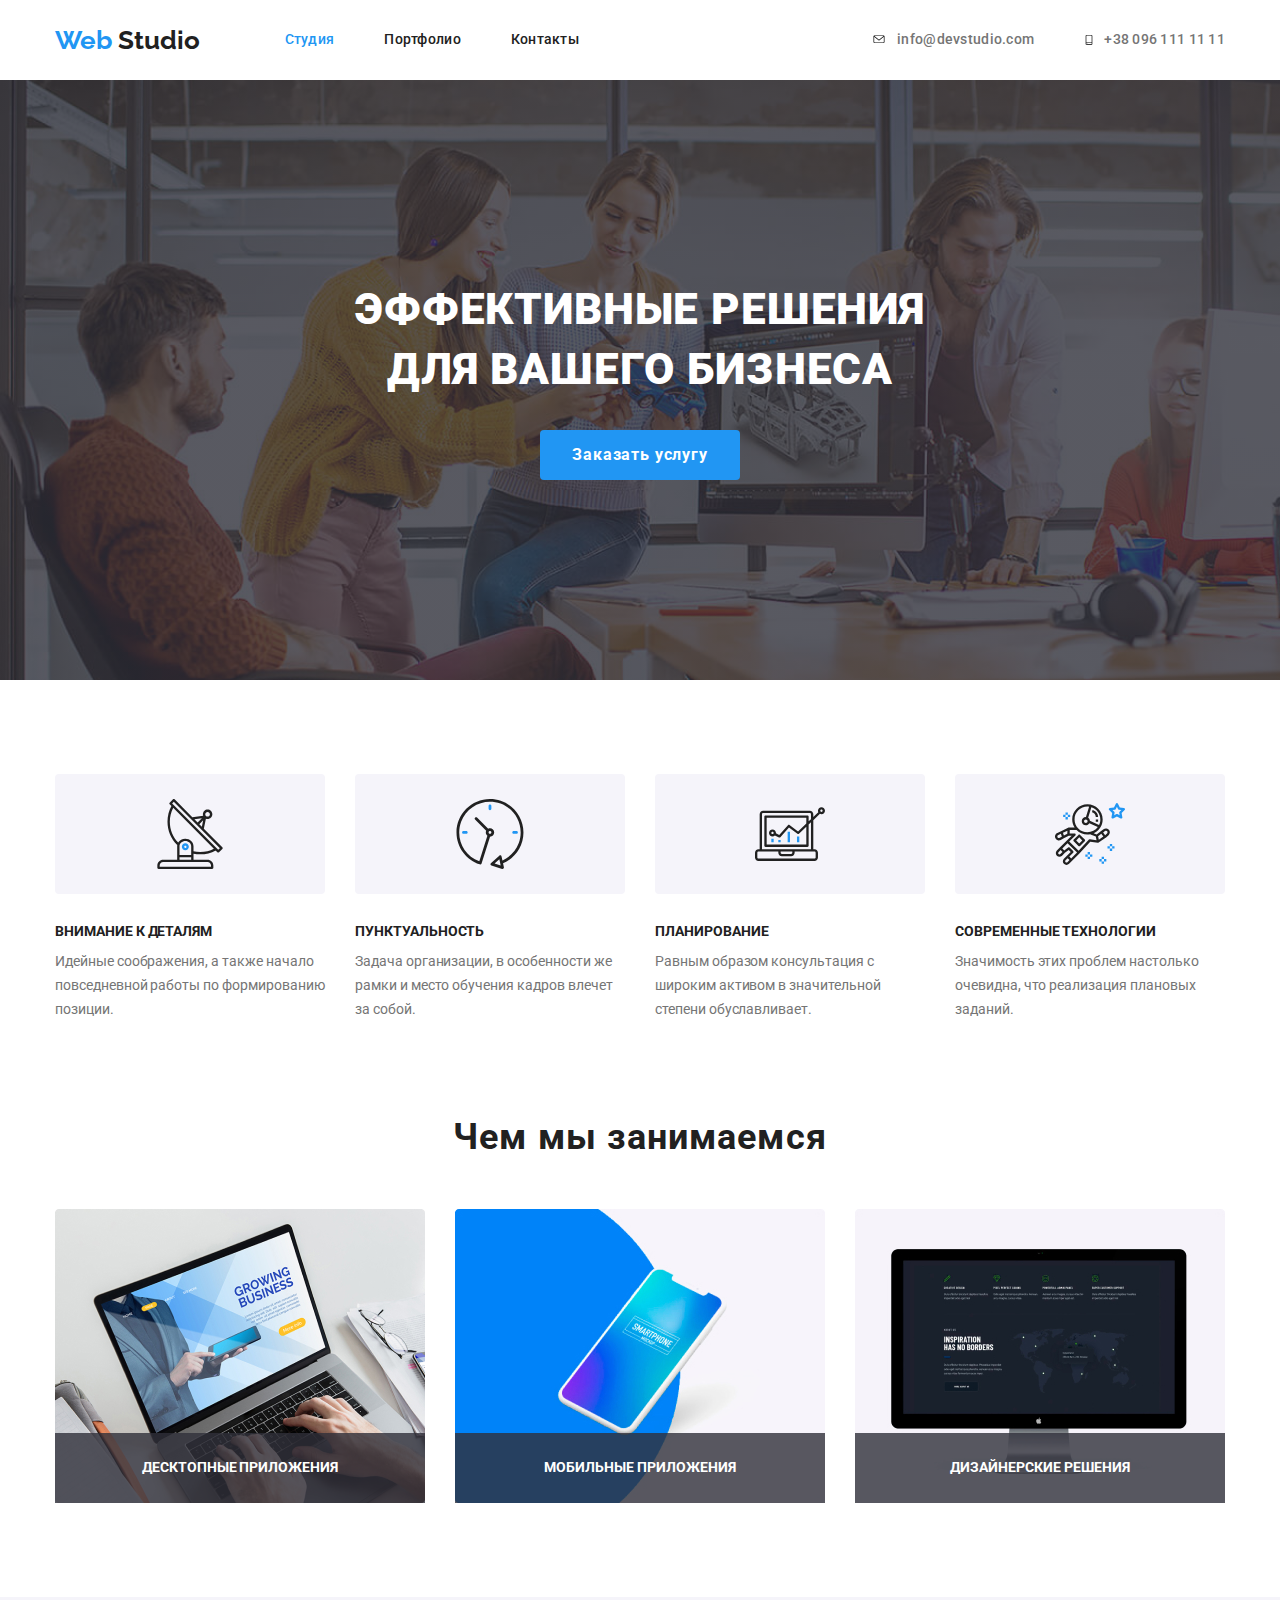
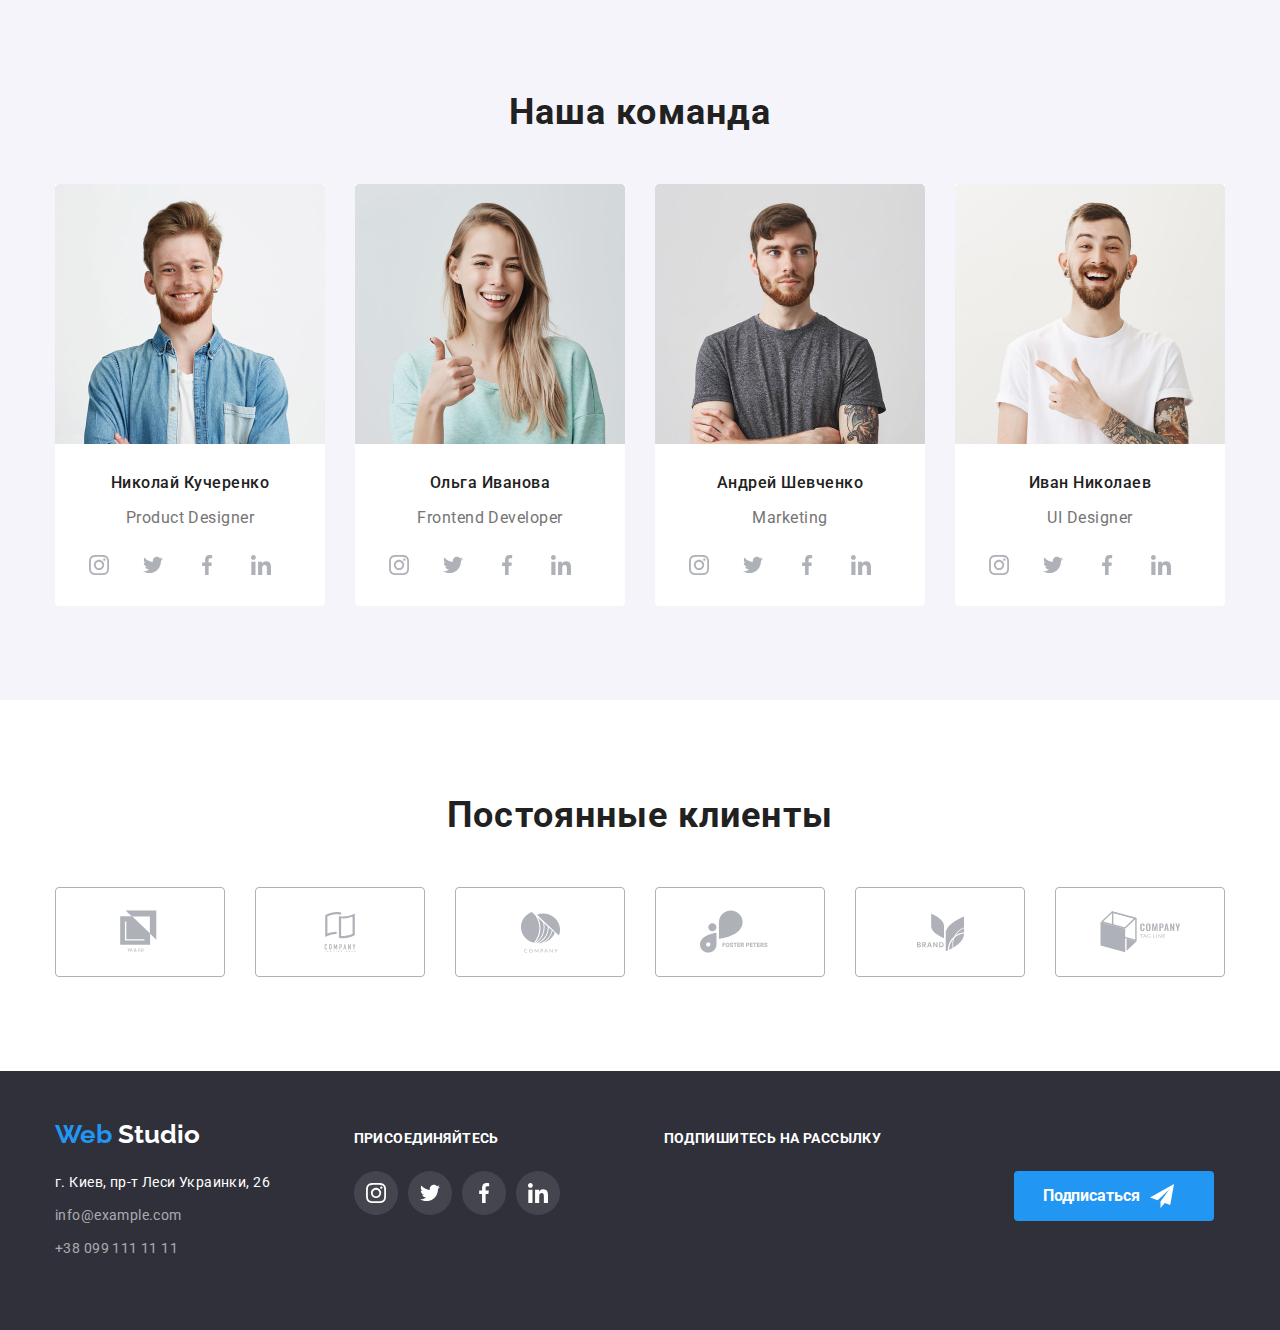
<file: index.html>
<!DOCTYPE html>
<html lang="ru">
  <head>
    <meta charset="UTF-8" />
    <meta name="viewport" content="width=device-width, initial-scale=1.0" />
    <title>studio</title>
    <link
      href="https://fonts.googleapis.com/css2?family=Raleway:wght@700&family=Roboto:wght@400;500;700;900&display=swap"
      rel="stylesheet"
    />
    <link rel="stylesheet" href="./css/modern-normalize.css" />
    <link rel="stylesheet" href="./css/styles.css" />
  </head>
  <body>
    <!--Шапка сайта-->
    <header>
      <nav class="main-nav container">
        <a href="./index.html" class="logo">
          <span class="logo-color-header">Web</span> Studio
        </a>

        <ul class="site-nav list">
          <li class="item">
            <a href="./index.html" class="link current">Студия</a>
          </li>
          <li class="item">
            <a href="./portfolio.html" class="link">Портфолио</a>
          </li>
          <li class="item"><a href="" class="link">Контакты</a></li>
        </ul>

        <div class="contacts-list">
          <ul class="site-nav list">
            <li class="item link">
              <a href="mailto:info@devstudio.com" class="link phone-email"> 
                <svg class="phone-email_img" width="16px" ; height="11px" ;><use href="./images/symbol-defs.svg#icon-mailicon"></use></svg>
                <div>info@devstudio.com</div>
              </a>
            </li>
            <li class="item link">            
              <a href="tel:+380961111111" class="link phone-email"> 
                <svg class="phone-email_img" width="10px" ; height="14px" ;><use href="./images/symbol-defs.svg#icon-phoneicon"></use></svg> 
                <div>+38 096 111 11 11</div>
              </a>
            </li>
          </ul>
        </div>
      </nav>
    </header>
    <main>
      <!--Герои-->
      <div class="overlay">
        <section class="hero">
          <h1 class="hero-title">
            Эффективные решения <br />
            для вашего бизнеса
          </h1>
          <a href="" class="button">Заказать услугу</a>
        </section>
        <!--Преимущества-->
      </div>
      <section class="section feuture-container">
        <div class="container">
          <ul class="feature-list list">
            <li class="item">
              <div class="features-icon"> <svg class="icon-item">
                <use href="./images/symbol-defs.svg#icon-antenna1 "></use>
                </use>
               </svg>
              </div>
    
              <h3 class="title">Внимание к деталям</h3>
              <p class="p-feature-list">
                Идейные соображения, а также начало повседневной работы по
                формированию позиции.
              </p>
            </li>
            <li class="item">
              <div class="features-icon"> <svg class="icon-item">
                  <use href="./images/symbol-defs.svg#icon-clock1"></use>
                
                </svg>
              </div>
              <h3 class="title">Пунктуальность</h3>
              <p class="p-feature-list">
                Задача организации, в особенности же рамки и место обучения
                кадров влечет за собой.
              </p>
            </li>
            <li class="item">
              <div class="features-icon"> <svg class="icon-item">
                  <use href="./images/symbol-defs.svg#icon-diagram1"></use>
                  </use>
                </svg>
              </div>
              <h3 class="title">Планирование</h3>
              <p class="p-feature-list">
                Равным образом консультация с широким активом в значительной
                степени обуславливает.
              </p>
            </li>
            <li class="item">
              <div class="features-icon"> <svg class="icon-item">
                  <use href="./images/symbol-defs.svg#icon-astronaut1"></use>
                  </use>
                </svg>
              </div>
              <h3 class="title">Современные технологии</h3>
              <p class="p-feature-list">
                Значимость этих проблем настолько очевидна, что реализация
                плановых заданий.
              </p>
            </li>
          </ul>
        </div>
      </section>

      <!--Чем мы занимаемся-->
      <section class="section we-do-container">
        <div class="container">
          <h2 class="section-title">Чем мы занимаемся</h2>
          <ul class="we-do-list list">
            <li class="item">
              <img
                src="./images/desktop.jpg"
                width="370"
                height="294"
                alt="десктоп"
              />
              <h3 class="title">Десктопные приложения</h3>
            </li>
            <li class="item">
              <img
                src="./images/mobile.jpg"
                width="370"
                height="294"
                alt="мобильный"
              />
              <h3 class="title">Мобильные приложения</h3>
            </li>
            <li class="item">
              <img
                src="./images/computer.jpg"
                width="370"
                height="294"
                alt="компьютер"
              />
              <h3 class="title">Дизайнерские решения</h3>
            </li>
          </ul>
        </div>
      </section>
      <!--Наша команда-->
      <section class="section our-team-section">
        <div class="container our-team-container">
          <h2 class="section-title">Наша команда</h2>
          <ul class="our-team-list list">
            <li class="item">
              <img
                class="foto"
                src="./images/John.jpg"
                width="270"
                height="260"
                alt="фото-николай"
              />
              <h3 class="title">Николай Кучеренко</h3>
              <p class="position">Product Designer</p>
              <ul class="social-network list">
                <li class="link">
                  <a class="social-network-link" href=""><svg class="icon-social-link" >
                    <use href="./images/symbol-defs.svg#icon-instagram"> </use>
                    </svg>
                    
                  </a>
                </li>
                <li class="link">
                  <a class="social-network-link" href=""><svg class="icon-social-link">
                      <use href="./images/symbol-defs.svg#icon-twitter"> </use>
                    </svg>
                
                  </a>
                </li>
                <li class="link">
                  <a class="social-network-link" href=""><svg class="icon-social-link">
                      <use href="./images/symbol-defs.svg#icon-facebook"> </use>
                    </svg>
                
                  </a>
                </li>
                <li class="link">
                  <a class="social-network-link" href=""><svg class="icon-social-link">
                      <use href="./images/symbol-defs.svg#icon-ln"> </use>
                    </svg>
                
                  </a>
                </li>
              </ul>
            </li>

            <li class="item">
              <img
                class="foto"
                src="./images/Marta.jpg"
                width="270"
                height="260"
                alt="фото-ольга"
              />
              <h3 class="title">Ольга Иванова</h3>
              <p class="position">Frontend Developer</p>
              <ul class="social-network list">
                <li class="link">
                  <a class="social-network-link" href=""><svg class="icon-social-link">
                      <use href="./images/symbol-defs.svg#icon-instagram"> </use>
                    </svg>
              
                  </a>
                </li>
                <li class="link">
                  <a class="social-network-link" href=""><svg class="icon-social-link">
                      <use href="./images/symbol-defs.svg#icon-twitter"> </use>
                    </svg>
              
                  </a>
                </li>
                <li class="link">
                  <a class="social-network-link" href=""><svg class="icon-social-link">
                      <use href="./images/symbol-defs.svg#icon-facebook"> </use>
                    </svg>
              
                  </a>
                </li>
                <li class="link">
                  <a class="social-network-link" href=""><svg class="icon-social-link">
                      <use href="./images/symbol-defs.svg#icon-ln"> </use>
                    </svg>
              
                  </a>
                </li>
              </ul>
            </li>

            <li class="item">
              <img
                class="foto"
                src="./images/Robert.jpg"
                width="270"
                height="260"
                alt="фото-андрей"
              />
              <h3 class="title">Андрей Шевченко</h3>
              <p class="position">Marketing</p>
              <ul class="social-network list">
                <li class="link">
                  <a class="social-network-link" href=""><svg class="icon-social-link">
                      <use href="./images/symbol-defs.svg#icon-instagram"> </use>
                    </svg>
              
                  </a>
                </li>
                <li class="link">
                  <a class="social-network-link" href=""><svg class="icon-social-link">
                      <use href="./images/symbol-defs.svg#icon-twitter"> </use>
                    </svg>
              
                  </a>
                </li>
                <li class="link">
                  <a class="social-network-link" href=""><svg class="icon-social-link">
                      <use href="./images/symbol-defs.svg#icon-facebook"> </use>
                    </svg>
              
                  </a>
                </li>
                <li class="link">
                  <a class="social-network-link" href=""><svg class="icon-social-link">
                      <use href="./images/symbol-defs.svg#icon-ln"> </use>
                    </svg>
              
                  </a>
                </li>
              </ul>
            </li>
            <li class="item">
              <img
                class="foto"
                src="./images/Martin.jpg"
                width="270"
                height="260"
                alt="фото-иван"
              />
              <h3 class="title">Иван Николаев</h3>
              <p class="position">UI Designer</p>
              <ul class="social-network list">
                <li class="link">
                  <a class="social-network-link" href=""><svg class="icon-social-link">
                      <use href="./images/symbol-defs.svg#icon-instagram"> </use>
                    </svg>
              
                  </a>
                </li>
                <li class="link">
                  <a class="social-network-link" href=""><svg class="icon-social-link">
                      <use href="./images/symbol-defs.svg#icon-twitter"> </use>
                    </svg>
              
                  </a>
                </li>
                <li class="link">
                  <a class="social-network-link" href=""><svg class="icon-social-link">
                      <use href="./images/symbol-defs.svg#icon-facebook"> </use>
                    </svg>
              
                  </a>
                </li>
                <li class="link">
                  <a class="social-network-link" href=""><svg class="icon-social-link">
                      <use href="./images/symbol-defs.svg#icon-ln"> </use>
                    </svg>
              
                  </a>
                </li>
              </ul>
            </li>
          </ul>
        </div>
      </section>
      <!--Постоянные клиенты-->
      <section class="section section-clients">
        <div class="container">
          <h2 class="section-title">Постоянные клиенты</h2>
          <ul class="clients-list list">
            <li class="item">
              <a class="link-clients" href="">
                <svg class="icon-clients" width="44px"; height="49px";>
                  <use href="./images/symbol-defs.svg#icon-logo1"> </use>
                 </svg>
              </a>
            </li>
            <li class="item">
              <a class="link-clients" href=""><svg class="icon-clients" width="40px"; height="52px";>
                  <use href="./images/symbol-defs.svg#icon-logo2"> </use>
                </svg></a>
            </li>
            <li class="item">
              <a class="link-clients" href=""><svg class="icon-clients" width="41px" ; height="43px" ;>
                  <use href="./images/symbol-defs.svg#icon-logo3"> </use>
                </svg></a>
            </li>
            <li class="item">
              <a class="link-clients" href=""><svg class="icon-clients client4" wigth="100px"; height="80px">
                  <use href="./images/symbol-defs.svg#icon-logo4"> </use>
                </svg></a>
            </li>
            <li class="item">
              <a class="link-clients" href=""><svg class="icon-clients" width="59px" ; height="47px" ;>
                  <use href="./images/symbol-defs.svg#icon-logo5"> </use>
                </svg></a>
            </li>
            <li class="item">
              <a class="link-clients" href=""><svg class="icon-clients" width="89px" ; height="80px" ;>
                  <use href="./images/symbol-defs.svg#icon-logo6"> </use>
                </svg></a>
            </li>
          </ul>
        </div>
      </section>
    </main>
    <!--Fotter-->
    <footer class="footer">
      <div class="container-footer">
        <div class="footer-adress">
          <div class="logo-footer">
            <a href="./index.html" class="logo">
              <span class="logo-color-header">Web</span>
              <span class="logo-color-footer">Studio</span>
            </a>
          </div>
          <address class="address">
            <ul class="item">
              <li class="item">
                <span> г. Киев, пр-т Леси Украинки, 26</span>
              </li>
              <li class="item">
                <a href="mailto:info@example.com" class="address-contacts link"
                  >info@example.com
                </a>
              </li>
              <li class="item">
                <a href="tel:+380991111111" class="address-contacts link"
                  >+38 099 111 11 11
                </a>
              </li>
            </ul>
          </address>
        </div>
        <div class="footer-join">
          <div class="title-footer"><b class="title">Присоединяйтесь</b></div>
          <ul class="social-network-footer list">
            <li class="link">
              <a class="social-network-link-footer" href=""><svg class="icon-social-link-footer">
                  <use href="./images/symbol-defs.svg#icon-instagram"> </use>
                </svg>
              
              </a>
            </li>
            <li class="link">
              <a class="social-network-link-footer" href=""><svg class="icon-social-link-footer">
                  <use href="./images/symbol-defs.svg#icon-twitter"> </use>
                </svg>
            
              </a>
            </li><li class="link">
              <a class="social-network-link-footer" href=""><svg class="icon-social-link-footer">
                  <use href="./images/symbol-defs.svg#icon-facebook"> </use>
                </svg>
            
              </a>
            </li><li class="link">
              <a class="social-network-link-footer" href=""><svg class="icon-social-link-footer">
                  <use href="./images/symbol-defs.svg#icon-ln"> </use>
                </svg>
            
              </a>
            </li>
          </ul>
        </div>
        <div class="footer-signup">
          <div class="title-footer">
            <b class="title">Подпишитесь на рассылку</b>
          </div>
          <a href="" class="button button-footer">Подписаться <svg class="icon-send" width="24px" ; height="24px" ;><use href="./images/symbol-defs.svg#icon-send"></use></svg> </a>
        </div>
      </div>
    </footer>
  </body>
</html>

<!-- 
li class="item link">
<svg class="icon-email">
  <use href="./images/symbol-defs.svg#icon-mailicon"></use>
</svg>
<a href="mailto:info@devstudio.com" class="link telephone-email"> info@devstudio.com</a>
</li> -->
<!-- 
<a href="mailto:info@devstudio.com" > <svg class="icon-email">
  <use href="./images/symbol-defs.svg#icon-mailicon"></use>
</svg> <span>info@devstudio.com</span></a>-->
</file>
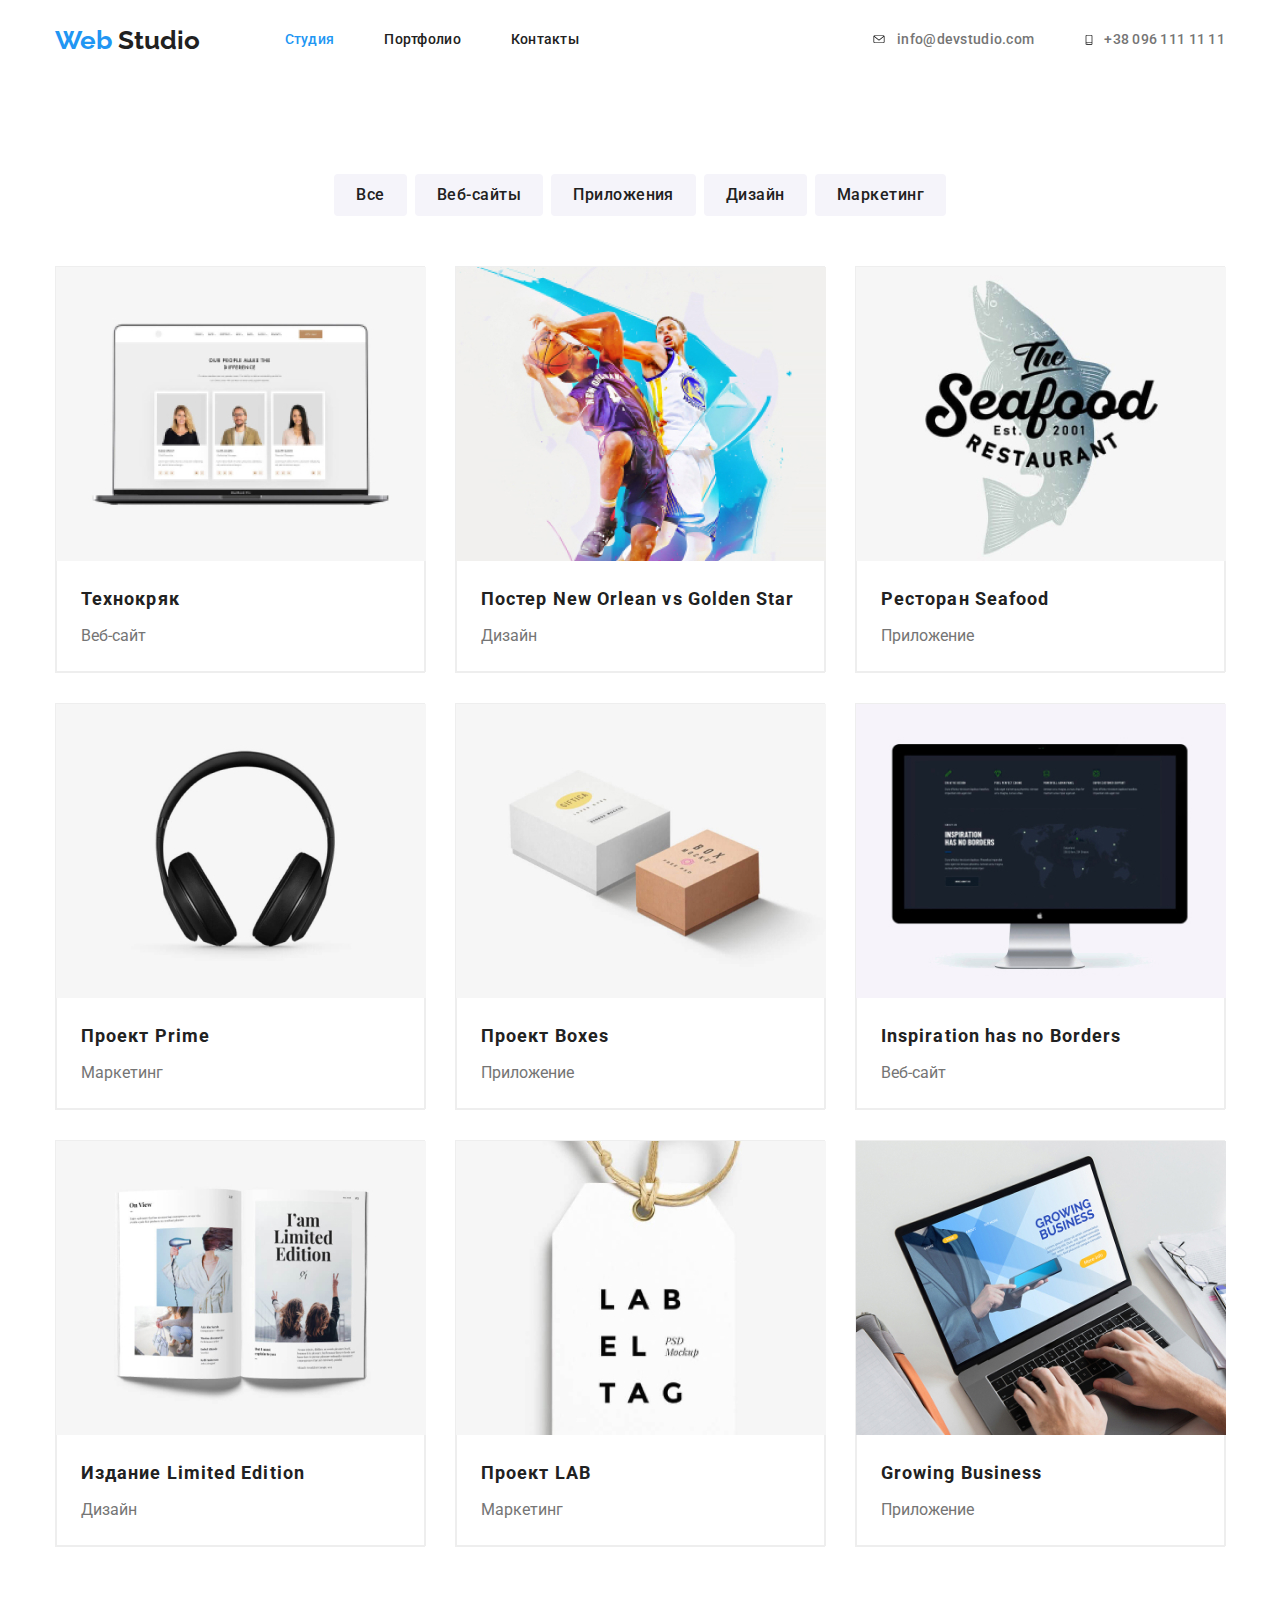
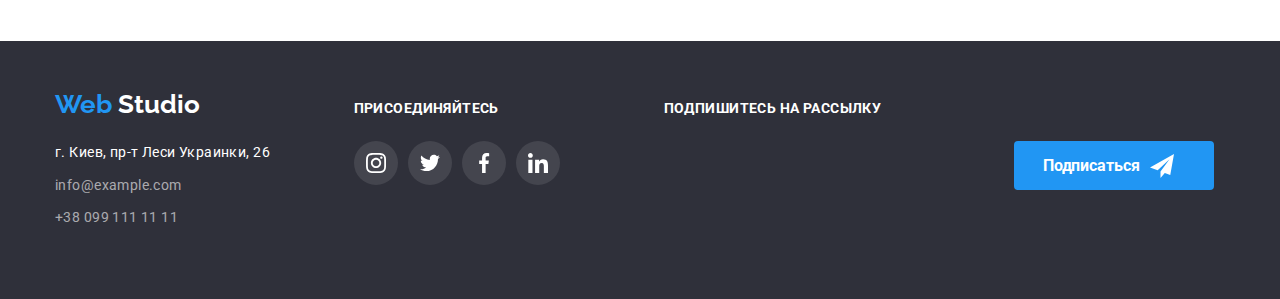
<file: portfolio.html>
<!DOCTYPE html>
<html lang="ru">
  <head>
    <meta charset="UTF-8" />
    <meta name="viewport" content="width=device-width, initial-scale=1.0" />
    <title>portfolio</title>
    <link
      href="https://fonts.googleapis.com/css2?family=Raleway:wght@700&family=Roboto:wght@400;500;700;900&display=swap"
      rel="stylesheet"
    />
    <link rel="stylesheet" href="./css/modern-normalize.css" />
    <link rel="stylesheet" href="./css/styles.css" />
  </head>

  <body>
    <!--Шапка сайта-->
    <header>
      <nav class="main-nav container">
        <a href="./index.html" class="logo">
          <span class="logo-color-header">Web</span> Studio
        </a>

        <ul class="site-nav list">
          <li class="item">
            <a href="./index.html" class="link current">Студия</a>
          </li>
          <li class="item">
            <a href="./portfolio.html" class="link">Портфолио</a>
          </li>
          <li class="item"><a href="" class="link">Контакты</a></li>
        </ul>

        <div class="contacts-list">
          <ul class="site-nav list">
            <li class="item link">
              <a href="mailto:info@devstudio.com" class="link phone-email">
                <svg class="phone-email_img" width="16px" ; height="11px" ;>
                  <use href="./images/symbol-defs.svg#icon-mailicon"></use>
                </svg>
                <div>info@devstudio.com</div>
              </a>
            </li>
            <li class="item link">
              <a href="tel:+380961111111" class="link phone-email">
                <svg class="phone-email_img" width="10px" ; height="14px" ;>
                  <use href="./images/symbol-defs.svg#icon-phoneicon"></use>
                </svg>
                <div>+38 096 111 11 11</div>
              </a>
            </li>
          </ul>
        </div>
      </nav>
    </header>
    <main>
      <!--Секция с фильтрами-->
      <section class="section-portfolio container">
        <h1 class="h1-works">Наши работы</h1>
        <ul class="filter list">
          <li class="item">
            <button type="button" class="button-filter">
              Все
            </button>
          </li>
          <li class="item">
            <button type="button" class="button-filter">Веб-сайты</button>
          </li>
          <li class="item">
            <button type="button" class="button-filter">Приложения</button>
          </li>
          <li class="item">
            <button type="button" class="button-filter">Дизайн</button>
          </li>
          <li class="item">
            <button type="button" class="button-filter">Маркетинг</button>
          </li>
        </ul>

        <!-- все работы -->
        <ul class="our-works list our-works-flex-container">
          <li class="flex-element">
            <a href="">
              <img
                class="foto"
                src="./images/techno.jpg"
                width="370"
                height="294"
                alt="Технокряк"
              />
              <div class="element-info">
                <h2 class="title">Технокряк</h2>
                <p class="p-portfolio">Веб-сайт</p>
              </div>

              <p class="p-discription">
                Технокряк это современная площадка распространения коронавируса.
                Компании используют эту платформу для цифрового шпионажа и атак
                на защищённые сервера конкурентов.
              </p>
            </a>
          </li>

          <li class="flex-element">
            <a href=""
              ><img
                class="foto"
                src="./images/neworlean.jpg"
                width="370"
                height="294"
                alt="Постер Новый Орлеан"
              />
              <div class="element-info">
                <h2 class="title">Постер New Orlean vs Golden Star</h2>
                <p class="p-portfolio">Дизайн</p>
              </div>

              <p class="p-discription">
                Lorem ipsum dolor sit amet, consectetur adipisicing elit. Cum
                atque distinctio impedit deleniti doloremque pariatur alias
                corporis, architecto molestias repellat culpa, minima sit quia
                commodi animi itaque natus ad optio.
              </p></a
            >
          </li>
          <li class="flex-element">
            <a href=""
              ><img
                class="foto"
                src="./images/seafood.jpg"
                width="370"
                height="294"
                alt="Рыбный ресторан"
              />
              <div class="element-info">
                <h2 class="title">Ресторан Seafood</h2>
                <p class="p-portfolio">Приложение</p>
              </div>

              <p class="p-discription">
                Lorem ipsum dolor sit amet, consectetur adipisicing elit. Cum
                atque distinctio impedit deleniti doloremque pariatur alias
                corporis, architecto molestias repellat culpa, minima sit quia
                commodi animi itaque natus ad optio.
              </p></a
            >
          </li>

          <li class="flex-element">
            <a href=""
              ><img
                class="foto"
                src="./images/prime.jpg"
                width="370"
                height="294"
                alt="Проэкт прайм"
              />
              <div class="element-info">
                <h2 class="title">Проект Prime</h2>
                <p class="p-portfolio">Маркетинг</p>
              </div>

              <p class="p-discription">
                Lorem ipsum dolor sit amet, consectetur adipisicing elit. Cum
                atque distinctio impedit deleniti doloremque pariatur alias
                corporis, architecto molestias repellat culpa, minima sit quia
                commodi animi itaque natus ad optio.
              </p></a
            >
          </li>
          <li class="flex-element">
            <a href=""
              ><img
                class="foto"
                src="./images/boxes.jpg"
                width="370"
                height="294"
                alt="Проэкт коробки"
              />
              <div class="element-info">
                <h2 class="title">Проект Boxes</h2>
                <p class="p-portfolio">Приложение</p>
              </div>

              <p class="p-discription">
                Lorem ipsum dolor sit amet, consectetur adipisicing elit. Cum
                atque distinctio impedit deleniti doloremque pariatur alias
                corporis, architecto molestias repellat culpa, minima sit quia
                commodi animi itaque natus ad optio.
              </p></a
            >
          </li>
          <li class="flex-element">
            <a href=""
              ><img
                class="foto"
                class="foto"
                src="./images/inspiration.jpg"
                width="370"
                height="294"
                alt="Вдохновение не имеет границ"
              />
              <div class="element-info">
                <h2 class="title">Inspiration has no Borders</h2>
                <p class="p-portfolio">Веб-сайт</p>
              </div>

              <p class="p-discription">
                Lorem ipsum dolor sit amet, consectetur adipisicing elit. Cum
                atque distinctio impedit deleniti doloremque pariatur alias
                corporis, architecto molestias repellat culpa, minima sit quia
                commodi animi itaque natus ad optio.
              </p></a
            >
          </li>
          <li class="flex-element">
            <a href=""
              ><img
                class="foto"
                src="./images/limedition.jpg"
                width="370"
                height="294"
                alt="Пример дизайна книги"
              />
              <div class="element-info">
                <h2 class="title">Издание Limited Edition</h2>
                <p class="p-portfolio">Дизайн</p>
              </div>

              <p class="p-discription">
                Lorem ipsum dolor sit amet, consectetur adipisicing elit. Cum
                atque distinctio impedit deleniti doloremque pariatur alias
                corporis, architecto molestias repellat culpa, minima sit quia
                commodi animi itaque natus ad optio.
              </p></a
            >
          </li>
          <li class="flex-element">
            <a href=""
              ><img
                class="foto"
                src="./images/lab.jpg"
                width="370"
                height="294"
                alt="Проэкт лаб"
              />
              <div class="element-info">
                <h2 class="title">Проект LAB</h2>
                <p class="p-portfolio">Маркетинг</p>
              </div>

              <p class="p-discription">
                Lorem ipsum dolor sit amet, consectetur adipisicing elit. Cum
                atque distinctio impedit deleniti doloremque pariatur alias
                corporis, architecto molestias repellat culpa, minima sit quia
                commodi animi itaque natus ad optio.
              </p></a
            >
          </li>
          <li class="flex-element">
            <a href=""
              ><img
                class="foto"
                src="./images/business.jpg"
                width="370"
                height="294"
                alt="фото ноутбука"
              />
              <div class="element-info">
                <h2 class="title">Growing Business</h2>
                <p class="p-portfolio">Приложение</p>
              </div>

              <p class="p-discription">
                Lorem ipsum dolor sit amet, consectetur adipisicing elit. Cum
                atque distinctio impedit deleniti doloremque pariatur alias
                corporis, architecto molestias repellat culpa, minima sit quia
                commodi animi itaque natus ad optio.
              </p></a
            >
          </li>
        </ul>
      </section>
    </main>
    <!--Fotter-->
    <footer class="footer">
      <div class="container-footer">
        <div class="footer-adress">
          <div class="logo-footer">
            <a href="./index.html" class="logo">
              <span class="logo-color-header">Web</span>
              <span class="logo-color-footer">Studio</span>
            </a>
          </div>
          <address class="address">
            <ul class="item">
              <li class="item">
                <span> г. Киев, пр-т Леси Украинки, 26</span>
              </li>
              <li class="item">
                <a href="mailto:info@example.com" class="address-contacts link"
                  >info@example.com
                </a>
              </li>
              <li class="item">
                <a href="tel:+380991111111" class="address-contacts link"
                  >+38 099 111 11 11
                </a>
              </li>
            </ul>
          </address>
        </div>
        <div class="footer-join">
          <div class="title-footer"><b class="title">Присоединяйтесь</b></div>
          <ul class="social-network-footer list">
            <li class="link">
              <a class="social-network-link-footer" href=""
                ><svg class="icon-social-link-footer">
                  <use href="./images/symbol-defs.svg#icon-instagram"></use>
                </svg>
              </a>
            </li>
            <li class="link">
              <a class="social-network-link-footer" href=""
                ><svg class="icon-social-link-footer">
                  <use href="./images/symbol-defs.svg#icon-twitter"></use>
                </svg>
              </a>
            </li>
            <li class="link">
              <a class="social-network-link-footer" href=""
                ><svg class="icon-social-link-footer">
                  <use href="./images/symbol-defs.svg#icon-facebook"></use>
                </svg>
              </a>
            </li>
            <li class="link">
              <a class="social-network-link-footer" href=""
                ><svg class="icon-social-link-footer">
                  <use href="./images/symbol-defs.svg#icon-ln"></use>
                </svg>
              </a>
            </li>
          </ul>
        </div>
        <div class="footer-signup">
          <div class="title-footer">
            <b class="title">Подпишитесь на рассылку</b>
          </div>
          <a href="" class="button button-footer"
            >Подписаться
            <svg class="icon-send" width="24px" ; height="24px" ;>
              <use href="./images/symbol-defs.svg#icon-send"></use>
            </svg>
          </a>
        </div>
      </div>
    </footer>
  </body>
</html>
</file>
<file: css/styles.css>
/* цвет основного цвета #212121; */
/* вторичный цвет текста #757575; */
/* белый #FFFFFF  */
/* цвет акцента #2196F3; */
/* втторичный цве background: #F5F4FA; */
/* футер беграунд #2F303A; */

html {
  box-sizing: border-box;
}

*,
*::before,
*::after {
  box-sizing: inherit;
}

img {
  display: block;
}

:root {
  --primary-text-color: #757575;
  --title-text-color: #212121;
  --accent-color: #2196f3;
  --primary-white-color: #ffffff;
  --secondary-bcr: #f5f4fa;
  --footer-bcr-color: #2f303a;
}
body {
  background-color: var(--primary-white-color);
  color: var(--primary-text-color);

  font-family: Roboto, sans-serif;
  letter-spacing: -0.003em;
  font-size: 14px;
  line-height: 1.71;
}

.container {
  width: 1200px;
  padding-left: 15px;
  padding-right: 15px;
  margin-left: auto;
  margin-right: auto;
  /* outline: 3px solid red; */
}

/* header */
.page-header {
  width: 1600px;
}

/* logo */

.logo {
  color: #212121;
  margin-right: 85px;
  font-family: Raleway;
  font-weight: 700;
  font-size: 26px;
  line-height: 1.19;
  text-decoration: none;
}
.logo .logo-color-header {
  color: var(--accent-color);
}

/* Site nav */

.main-nav {
  display: flex;
  align-items: center;
  min-height: 80px;
}
.site-nav {
  display: flex;
}

.site-nav .item {
  /* outline: 3px solid tomato; */
  margin-right: 50px;
  display: flex;
  align-items: center;
}
.site-nav .item:last-child {
  margin: 0;
}
.site-nav .link {
  display: flex;
  align-items: center;
  color: var(--title-text-color);
  text-decoration: none;
  font-family: Roboto;
  font-weight: 500;
  font-size: 14px;
  line-height: 1.14;
  letter-spacing: 0.02em;
}

.site-nav .link:hover,
.site-nav .link:focus {
  color: var(--accent-color);
  fill: var(--accent-color);
}

.site-nav .link.current {
  color: var(--accent-color);
}

.site-nav .link.current::after {
  content: "";
  width: 100%;
}

.list {
  list-style: none;
  margin: 0;
  padding: 0;
}
.site-nav .phone-email {
  color: var(--primary-text-color);
}

.phone-email:hover,
.phone-email:focus {
  color: var(--accent-color);
  fill: var(--accent-color);
}

.phone-email_img {
  display: inline-block;
  /* width: 15px;
  height: 11px; */
  margin-right: 10px;
}

.main-nav .contacts-list {
  margin-left: auto;
}
/* hero */
/* overlay */
.overlay {
  height: 600px;
  max-width: 1600px;
  margin-left: auto;
  margin-right: auto;
  background-color: black;
  background-image: linear-gradient(
      to right,
      rgba(47, 48, 58, 0.8),
      rgba(47, 48, 58, 0.8)
    ),
    url(../images/overlay.jpg);

  background-size: cover;
  background-repeat: no-repeat;
}

.hero {
  /* background-color: var(--primary-text-color); */
  text-align: center;
  letter-spacing: 0.06em;
  padding-top: 200px;
  padding-bottom: 200px;
}

.h1-works {
  display: none;
}
.hero-title {
  color: var(--primary-white-color);
  font-weight: 900;
  font-size: 44px;
  line-height: 1.36;
  text-transform: uppercase;
  margin-bottom: 30px;
  margin-top: 0;
  /* padding-top: 200px; */
}

.button {
  display: inline-block;
  text-align: center;
  color: var(--primary-white-color);
  background-color: var(--accent-color);
  font-weight: 700;
  font-size: 16px;
  line-height: 1.87;
  text-decoration: none;
  border-radius: 4px;
  padding: 10px 32px;
  min-width: 200px;
}

/* section */
.section {
  /* background-color: aqua; */
  padding-top: 94px;
}

.section:nth-child(4) {
  background-color: var(--secondary-bcr);
}

.our-team-container {
  padding-bottom: 94px;
}

.section-title {
  color: var(--title-text-color);

  font-weight: 700;
  font-size: 36px;
  line-height: 1.2;
  text-align: center;
  letter-spacing: 0.03em;
  margin-top: 0;
  margin-bottom: 50px;
}

/* преимущества */

.feature-list {
  display: flex;
  align-items: center;
}

.feuture-container {
  padding-bottom: 94px;
}
.feature-list .title {
  color: var(--title-text-color);

  font-weight: 700;
  font-size: 14px;
  line-height: 1.14;
  text-transform: uppercase;
  margin-top: 0;
  margin-bottom: 10px;
}

.feature-list .item:not(:last-child) {
  margin-right: 30px;
}

.feature-list .foto {
  padding: 25px 100px;
  background-color: var(--secondary-bcr);
  /* margin-right: 30px; */
  margin-bottom: 30px;
  align-items: center;
}

/* .feature-list .foto:last-child {
margin-right: 0;
} */

.p-feature-list {
  margin: 0;
  padding: 0;
}
.features-icon {
  display: flex;
  width: 270px;
  height: 120px;
  background-color: var(--secondary-bcr);
  border-radius: 4px;
  align-items: center;
  justify-content: center;
  margin-bottom: 30px;
}

.icon-item {
  display: flex;
  width: 70px;
  height: 70px;
  fill: var(--accent-color);
}

/* .feature-list .item::before {
  content: "";
  display: block;
  height: 120px;
  width: 270px;
  background-color: var(--secondary-bcr);
  
  background-repeat: no-repeat;
  background-position: center;
  margin-bottom: 30px;
  border-radius: 4px;
} */

/* .item.icon-antenna::before {
  background-image: url(../images/antenna1.svg);
}
.item.icon-clock::before {
  background-image: url(../images/clock1.svg);
}
.item.icon-diagram::before {
  background-image: url(../images/diagram1.svg);
}
.item.icon-astronaut::before {
  background-image: url(../images/astronaut1.svg);
} */
/* чем мы занимаемся */
.we-do-list {
  display: flex;
  align-items: center;
  margin: 0;
  padding: 0;
}
.we-do-container {
  padding-bottom: 94px;
  padding-top: 0;
}

.we-do-list .title {
  display: flex;
  align-items: center;
  justify-content: center;

  color: var(--primary-white-color);
  background-color: rgba(47, 48, 58, 0.8);
  text-transform: uppercase;
  margin: 0;
  padding: 0;

  font-weight: 700;
  font-size: 14px;
  line-height: 1.14;
  text-align: center;
  min-height: 70px;
  position: absolute;
  width: 100%;
  bottom: 0;
  right: 0;
}

.we-do-list .item {
  margin-right: 30px;
  position: relative;
}
.we-do-list .item:last-child {
  margin-right: 0;
}

/* наша команда */

.our-team-list {
  display: flex;
  justify-content: center;
  margin: 0;
  padding: 0;
}

.our-team-list .foto {
  margin-bottom: 30px;
}

/* .our-team-section .section-title {
  padding-top: 94px;
} */

.our-team-list .item {
  margin-right: 30px;
  height: 422px;
  background-color: #fff;
  padding-bottom: 24px;
  border-radius: 0px 0px 4px 4px;
}

.our-team-list .item:last-child {
  margin-right: 0;
}
.our-team-list .item:hover,
.our-team-list .item:focus {
  background: #ffffff;

  box-shadow: 0px 2px 1px rgba(0, 0, 0, 0.2), 0px 1px 1px rgba(0, 0, 0, 0.14),
    0px 1px 3px rgba(0, 0, 0, 0.12);
}
.social-network {
  display: flex;
  justify-content: center;
  margin-right: 10px;
}
.social-network-link {
  display: flex;
  justify-content: center;
  cursor: pointer;
  align-items: center;
  width: 44px;
  height: 44px;
  border-radius: 50%;
}

.icon-social-link {
  width: 20px;
  height: 20px;
  fill: #afb1b8;
}
.social-network-link:hover,
.social-network-link:focus {
  background-color: var(--accent-color);
}
.social-network-link:hover .icon-social-link,
.social-network-link:focus .icon-social-link {
  fill: white;
}

.our-team-list .title {
  color: var(--title-text-color);
  margin-bottom: 16px;
  margin-top: 0px;
  padding: 0;
  text-transform: none;
  font-weight: 500;
  font-size: 16px;
  line-height: 1.14;
  text-align: center;
  letter-spacing: 0.03em;
}

.our-team-list .position {
  color: var(--primary-text-color);
  margin-bottom: 16px;
  margin-top: 0;
  font-weight: 400;
  font-size: 16px;
  line-height: 1.19;
  text-align: center;
  letter-spacing: 0.03em;
}

.social-network .link {
  text-decoration: none;
  color: var(--title-text-color);
  margin-right: 10px;
}

/* постоянные клиенты */

.clients-list {
  display: flex;
  justify-content: center;
}

.clients-list .item {
  align-items: center;
  margin-left: 30px;
  border-radius: 4px;
}

.clients-list .item:first-child {
  margin-left: 0;
}

.section-clients {
  padding-bottom: 94px;
}

.link-clients {
  width: 170px;
  display: flex;
  justify-content: center;
  cursor: pointer;
  align-items: center;
  height: 90px;
  border: 1px solid #afb1b8;
  box-sizing: border-box;
  border-radius: 4px;
  fill: #afb1b8;
}
/* .icon-clients {
  fill: #afb1b8;
} */
/* .client4 {
  width: 100px;
  height: 100px;
} */

.icon-clients:hover,
.icon-clients:focus {
  fill: #2196f3;
}

.link-clients:hover,
.link-clients:focus {
  border: 1px solid #2196f3;
  fill: #2196f3;
}
/* Футер  */

.footer {
  background-color: var(--footer-bcr-color);
}

.logo-color-footer {
  color: var(--primary-white-color);
}
.footer .container {
  width: 1200px;
  padding-left: 15px;
  padding-right: 15px;
  margin-left: auto;
  margin-right: auto;
  padding-top: 48px;

  /* outline: 3px solid red; */
}
.footer .container-footer {
  display: flex;
  align-items: baseline;
  justify-content: left;
  width: 1200px;
  padding-left: 15px;
  padding-right: 15px;
  margin-left: auto;
  margin-right: auto;
  padding-top: 48px;
  padding-bottom: 60px;
}

.container-footer .footer-adress {
  margin-right: 69px;
}
.container-footer .footer-join {
  margin-right: 94px;
}

.title-footer .title {
  color: var(--primary-white-color);
  text-transform: uppercase;
  font-weight: 700;
  font-size: 14px;
  line-height: 1.14;
  letter-spacing: 0.03em;
  margin-bottom: 20px;
}

.social-network-footer {
  display: flex;
  justify-content: flex-start;
}

.social-network-footer .link {
  margin-right: 10px;
}

.icon-social-link-footer {
  width: 20px;
  height: 20px;
  fill: white;
}

.social-network-link-footer {
  background: rgba(255, 255, 255, 0.1);
  display: flex;
  justify-content: center;
  cursor: pointer;
  align-items: center;
  width: 44px;
  height: 44px;
  border-radius: 50%;
}
.social-network-link-footer:hover,
.social-network-link-footer:focus {
  background-color: var(--accent-color);
}

.footer-list .link {
  color: var(--title-text-color);
  text-decoration: none;
  font-weight: 500;
  font-size: 14px;
  line-height: 1.14;
  letter-spacing: 0.02em;
}

.container-footer .logo-footer {
  margin-bottom: 20px;
}
.address ul {
  list-style: none;
  padding: 0;
  margin: 0;
}
.address .item {
  text-decoration: none;
  font-style: normal;
  color: var(--primary-white-color);
  letter-spacing: 0.03em;
  margin-bottom: 9px;
}

.address-contacts {
  text-decoration: none;
  color: rgba(255, 255, 255, 0.6);
  font-style: normal;
}
.address .link:hover,
.address .link:focus {
  color: var(--accent-color);
}
.title-footer {
  margin-bottom: 20px;
}
.icon-send {
  fill: #ffffff;
  margin-left: 10px;
}

.button-footer {
  margin-left: 350px;
  display: flex;
  align-items: center;
  padding-left: 29px;
  padding-top: 10px;
  padding-right: 28px;
  padding-bottom: 10px;
}
/* фильтр портфолио */

.section-portfolio {
  padding-top: 94px;
  padding-bottom: 94px;
}
.filter {
  display: flex;
  justify-content: center;
  margin-bottom: 50px;
}
.filter .item {
  margin-right: 8px;
}
.filter .item:last-child {
  margin-right: 0;
}

.filter .button-filter {
  display: inline-block;
  font-family: Roboto;
  color: var(--title-text-color);
  background-color: var(--secondary-bcr);
  font-weight: 500;
  font-size: 16px;
  line-height: 1.62;
  text-decoration: none;
  text-align: center;
  letter-spacing: 0.03em;
  border-radius: 4px;
  padding: 8px 22px;
  min-width: 73px;
  border: none;
  border-radius: 4px;
}

.filter .button-filter:hover,
.filter .button-filter:focus {
  color: var(--primary-white-color);
  background-color: var(--accent-color);
  box-shadow: 0px 2px 2px rgba(0, 0, 0, 0.12), 0px 1px 2px rgba(0, 0, 0, 0.08),
    0px 3px 1px rgba(0, 0, 0, 0.1);
}

.our-works .title {
  font-weight: 700;
  font-size: 18px;
  line-height: 2;
  letter-spacing: 0.06em;
  color: var(--title-text-color);
}

.our-works .p-portfolio {
  font-size: 16px;
  line-height: 1.87;
  color: var(--primary-text-color);
}
.our-works .p-discription {
  font-size: 18px;
  line-height: 1.56;
  letter-spacing: 0.03em;
  color: var(--primary-white-color);
  background-color: var(--accent-color);
  display: none;
}
.our-works-flex-container {
  display: flex;
  flex-wrap: wrap;
  /* color: teal; */
}
.flex-element {
  display: flex;
  width: 370px;
  /* background-color: tomato; */
  margin-right: 30px;
  /* margin-bottom: 30px; */

  margin-bottom: 30px;
  border: 1px solid #eeeeee;
  box-sizing: border-box;
}
.flex-element:hover,
.flex-element:focus-within {
  background: #ffffff;
  border: 1px solid #eeeeee;
  box-sizing: border-box;
  box-shadow: 1px 4px 6px rgba(0, 0, 0, 0.16), 0px 4px 4px rgba(0, 0, 0, 0.06),
    0px 1px 1px rgba(0, 0, 0, 0.12);
}

.element-info {
  padding-top: 20px;
  padding-left: 24px;
  border-right: 1px solid #eeeeee;
  border-bottom: 1px solid #eeeeee;
  border-left: 1px solid #eeeeee;
  padding-bottom: 20px;
}

.flex-element .title {
  min-height: 36px;
  margin-top: 0;
  margin-bottom: 4px;
}
.flex-element .p-portfolio {
  margin-top: 0;
  margin-bottom: 0;
}
.flex-element a {
  text-decoration: none;
}
.flex-element:nth-child(3n) {
  margin-right: 0;
}
.flex-element:nth-last-child(-n + 3) {
  margin-bottom: 0;
}
</file>
